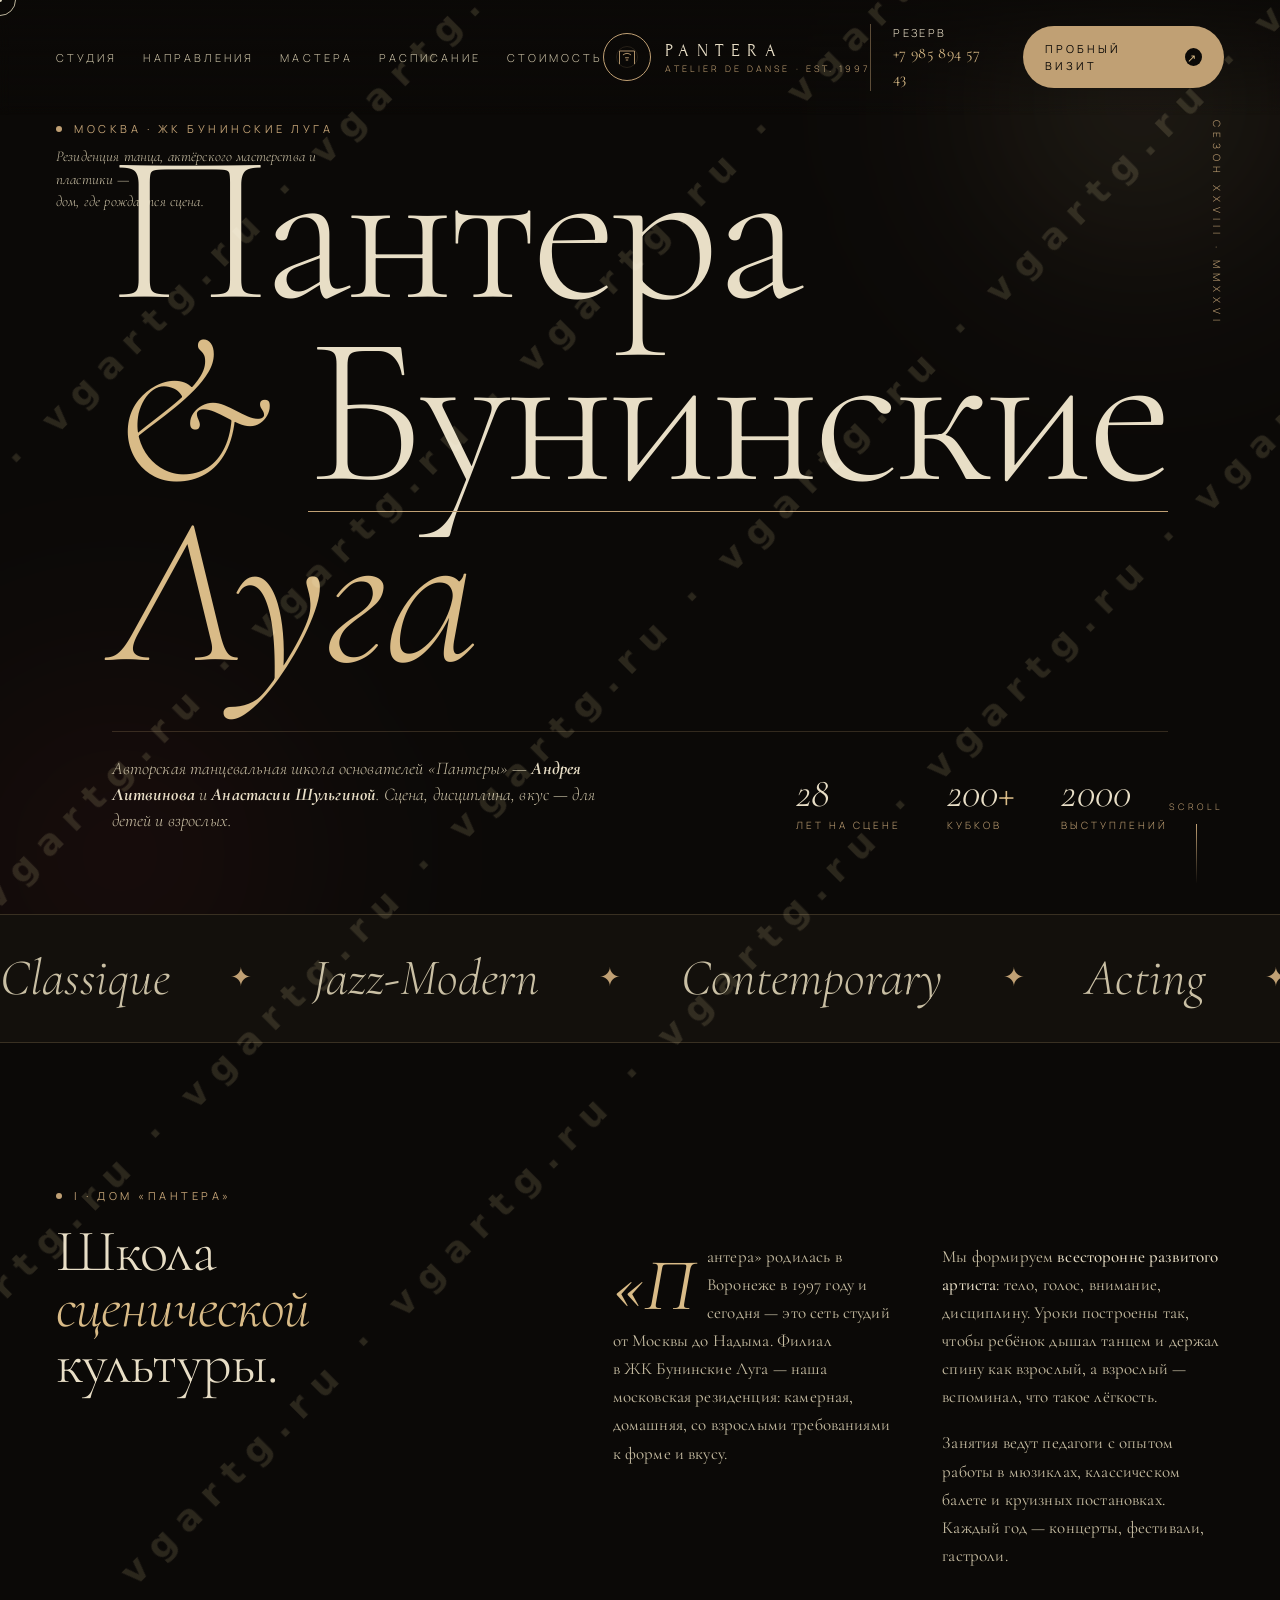
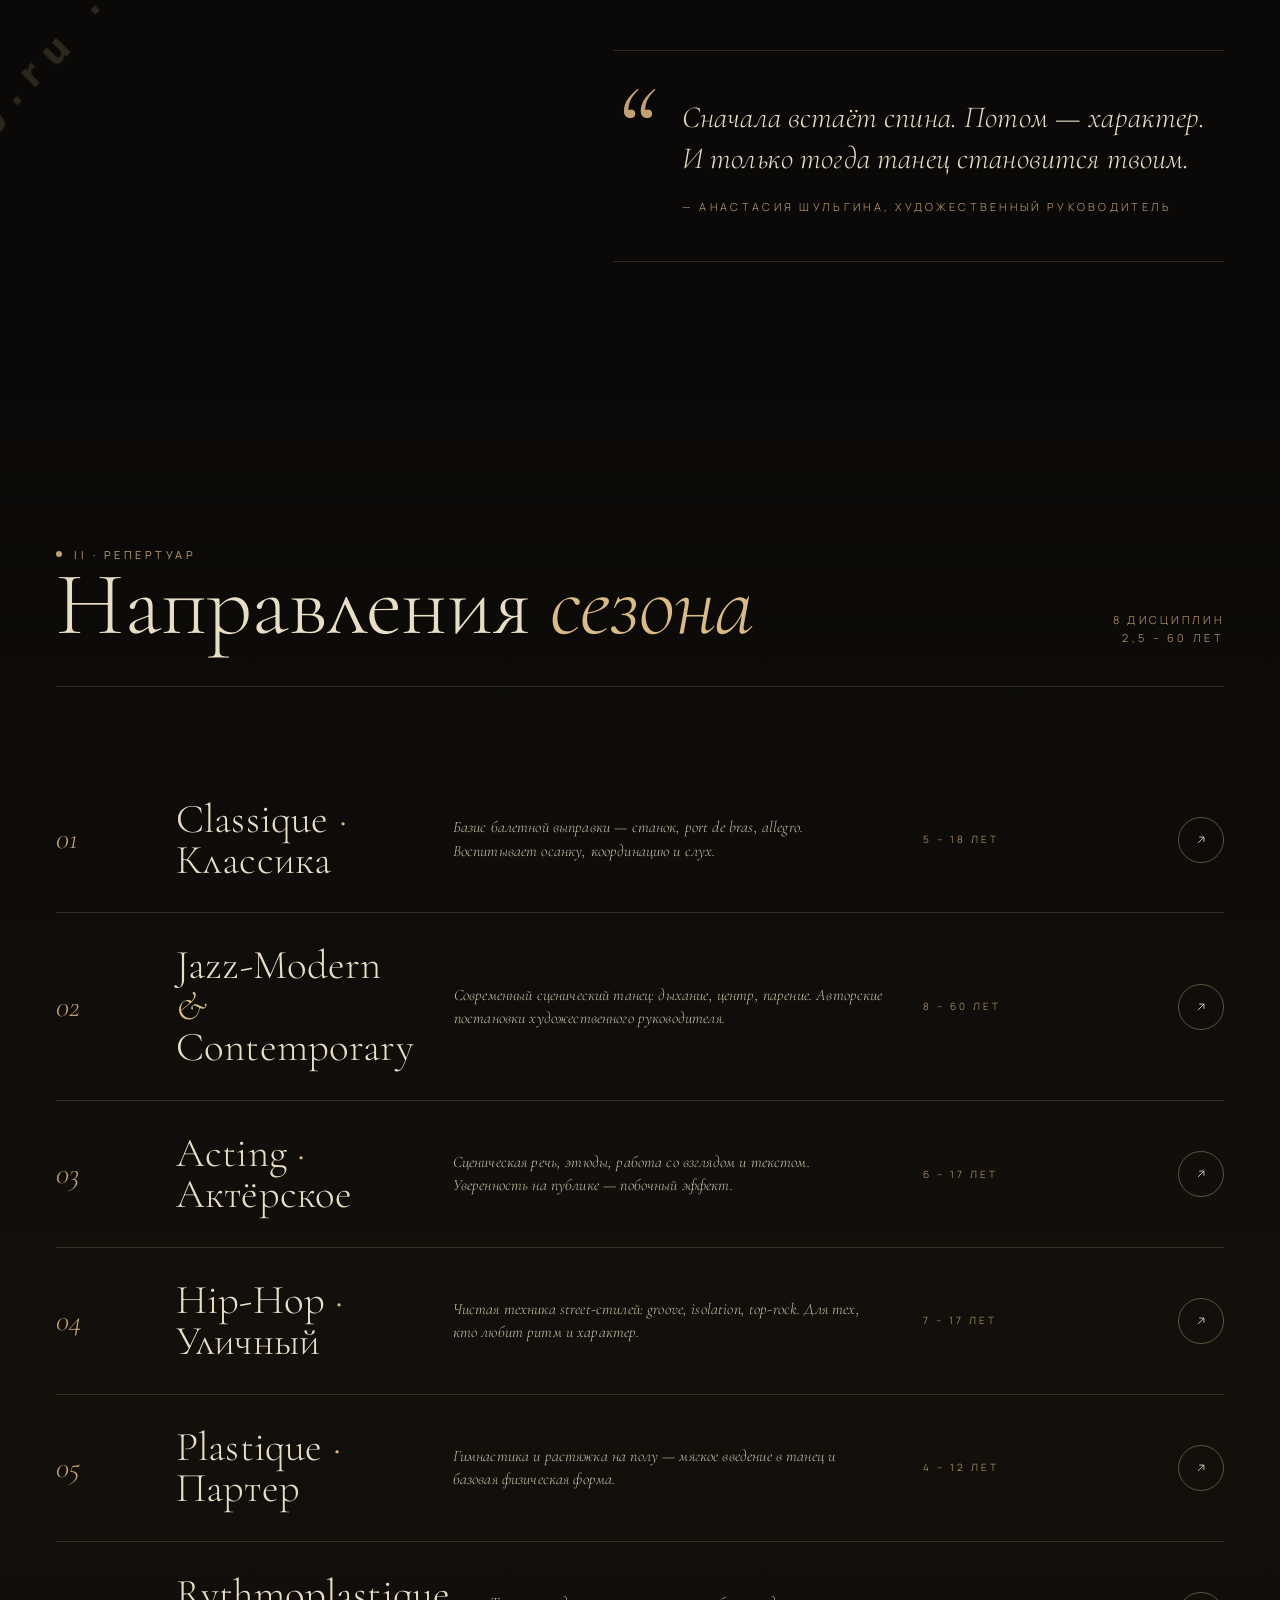
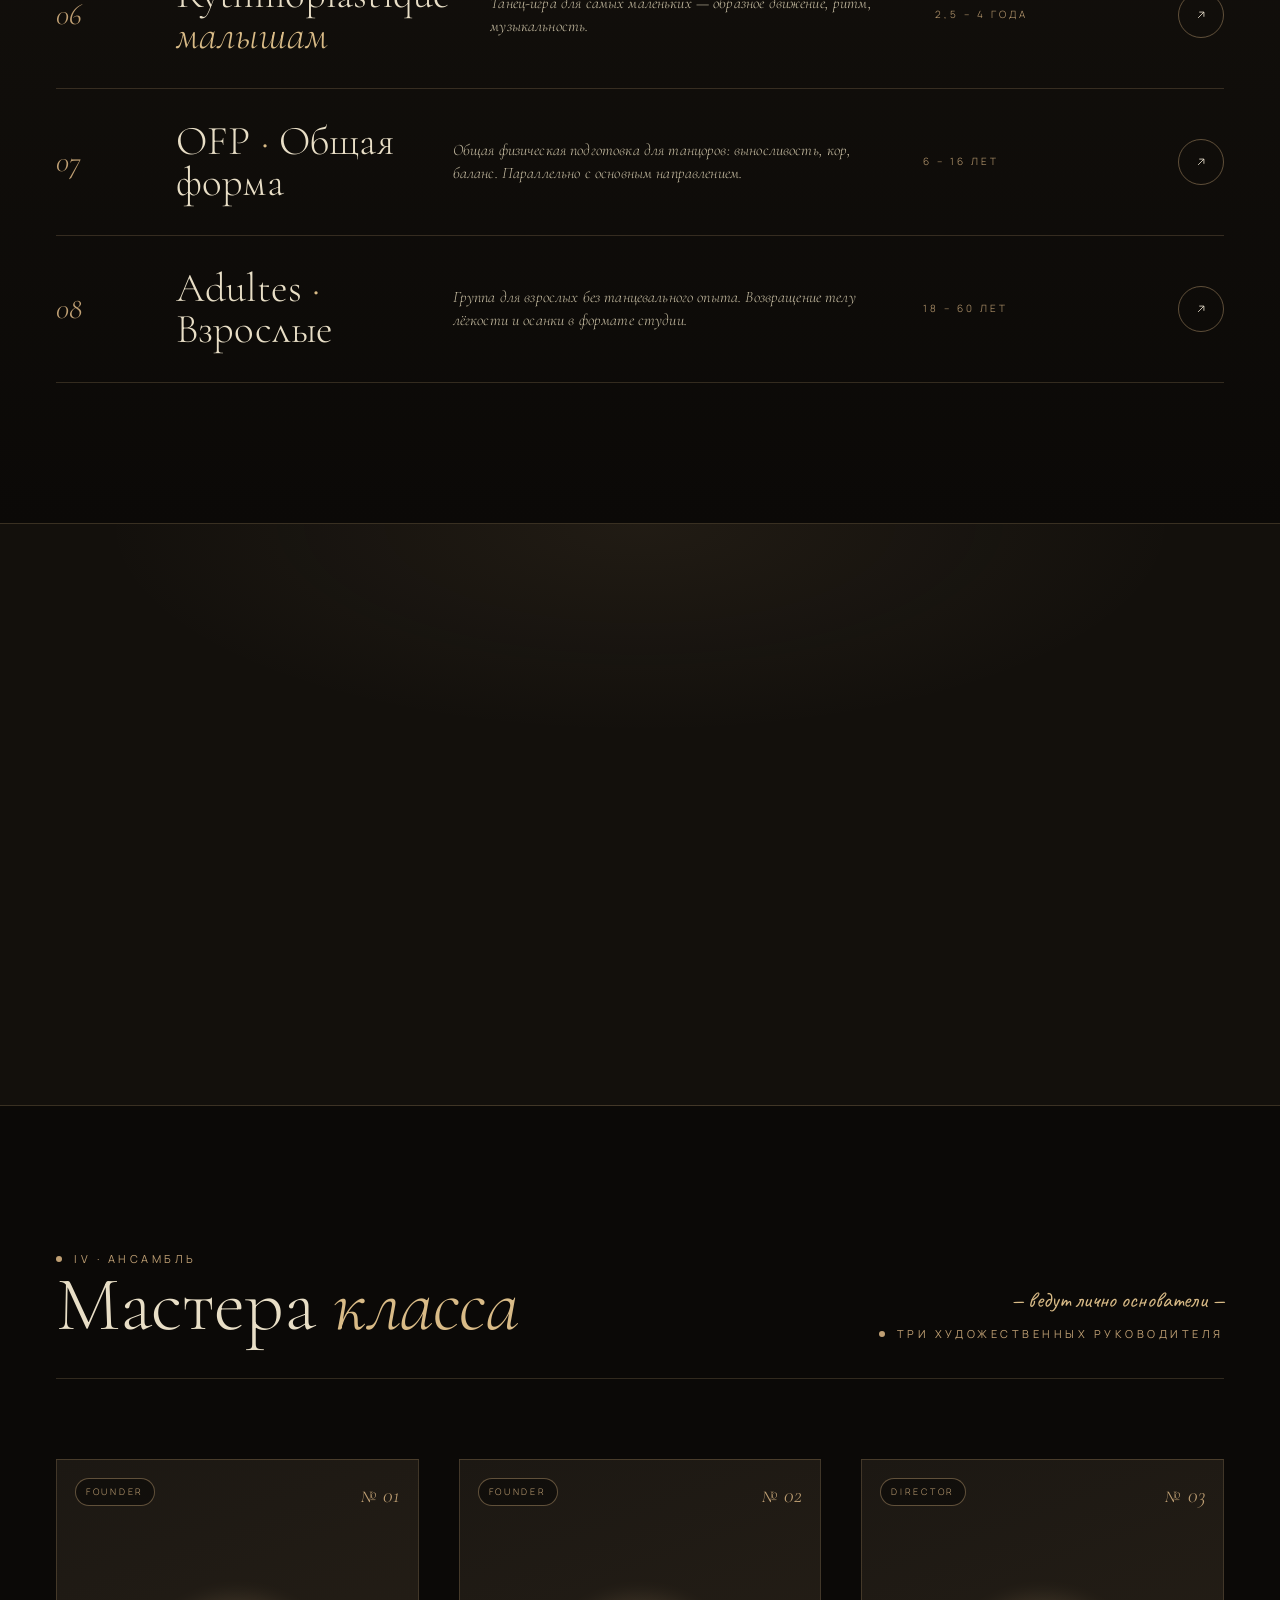
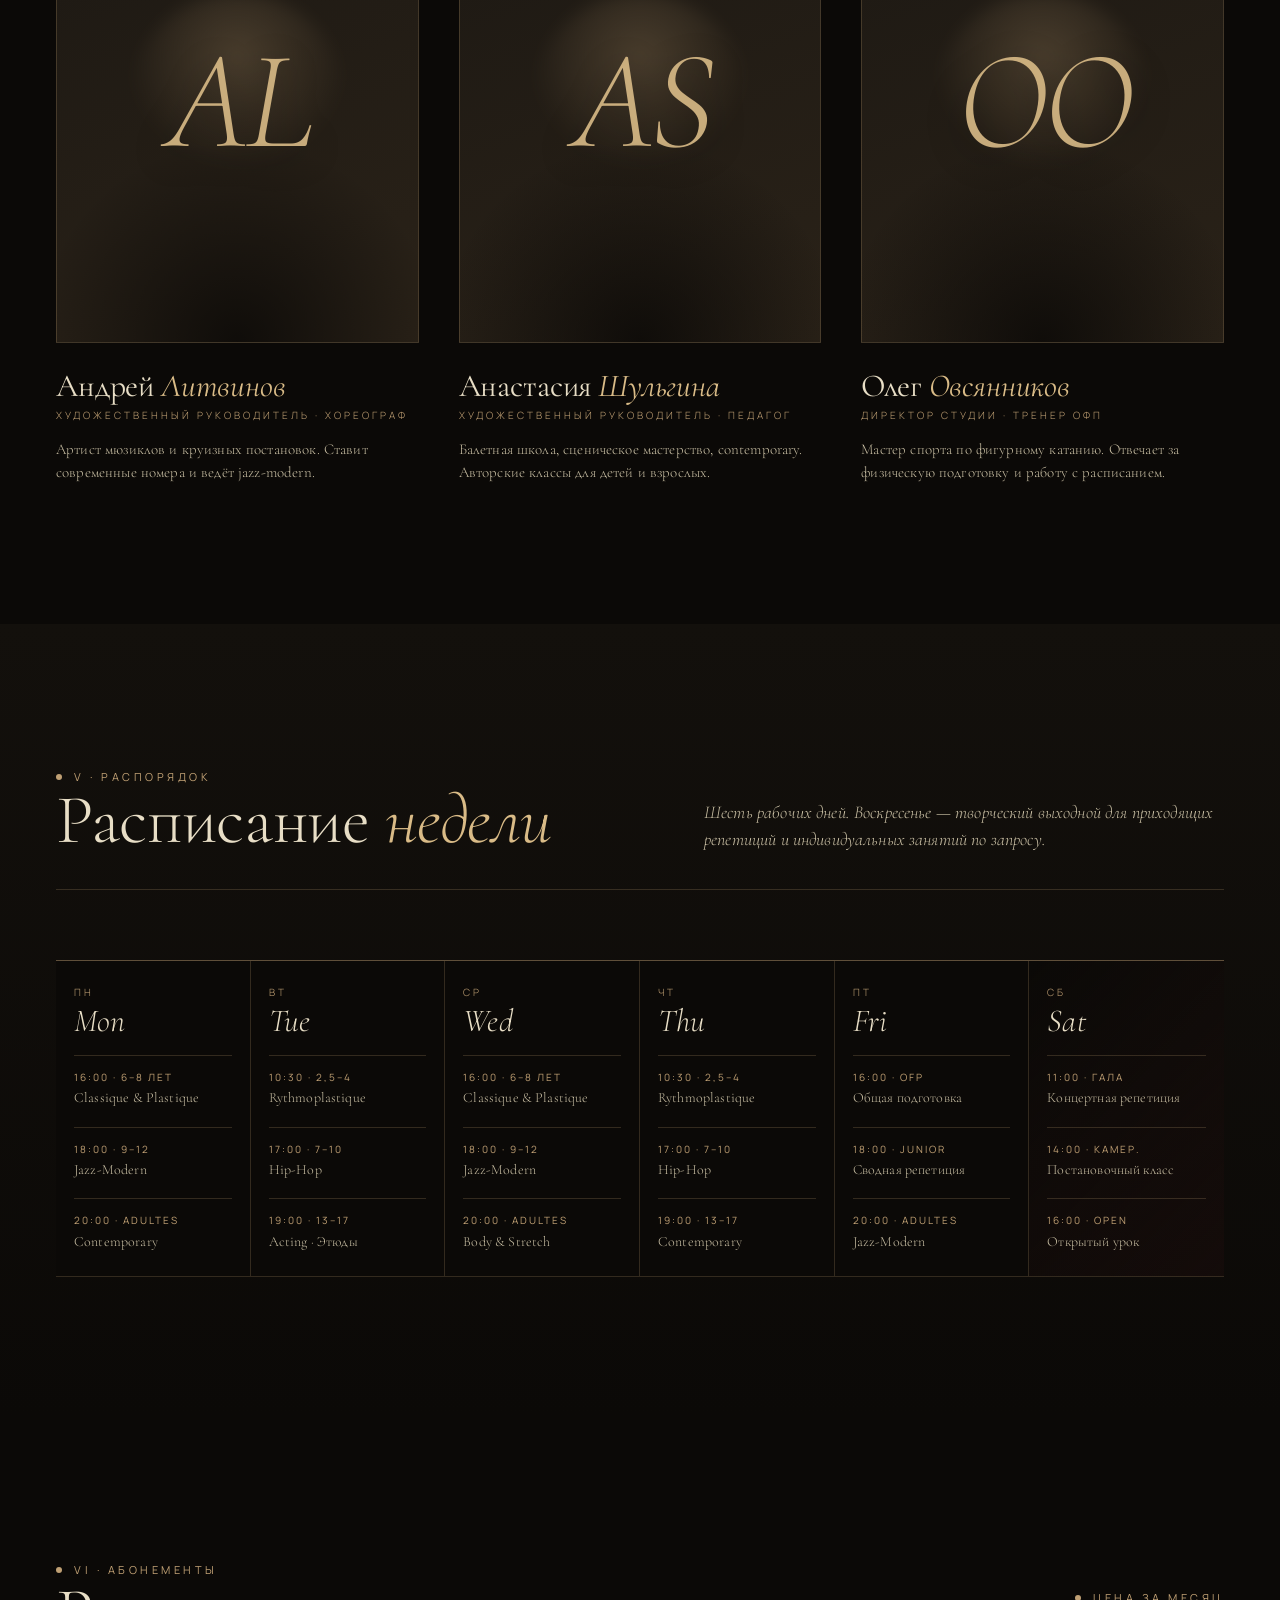
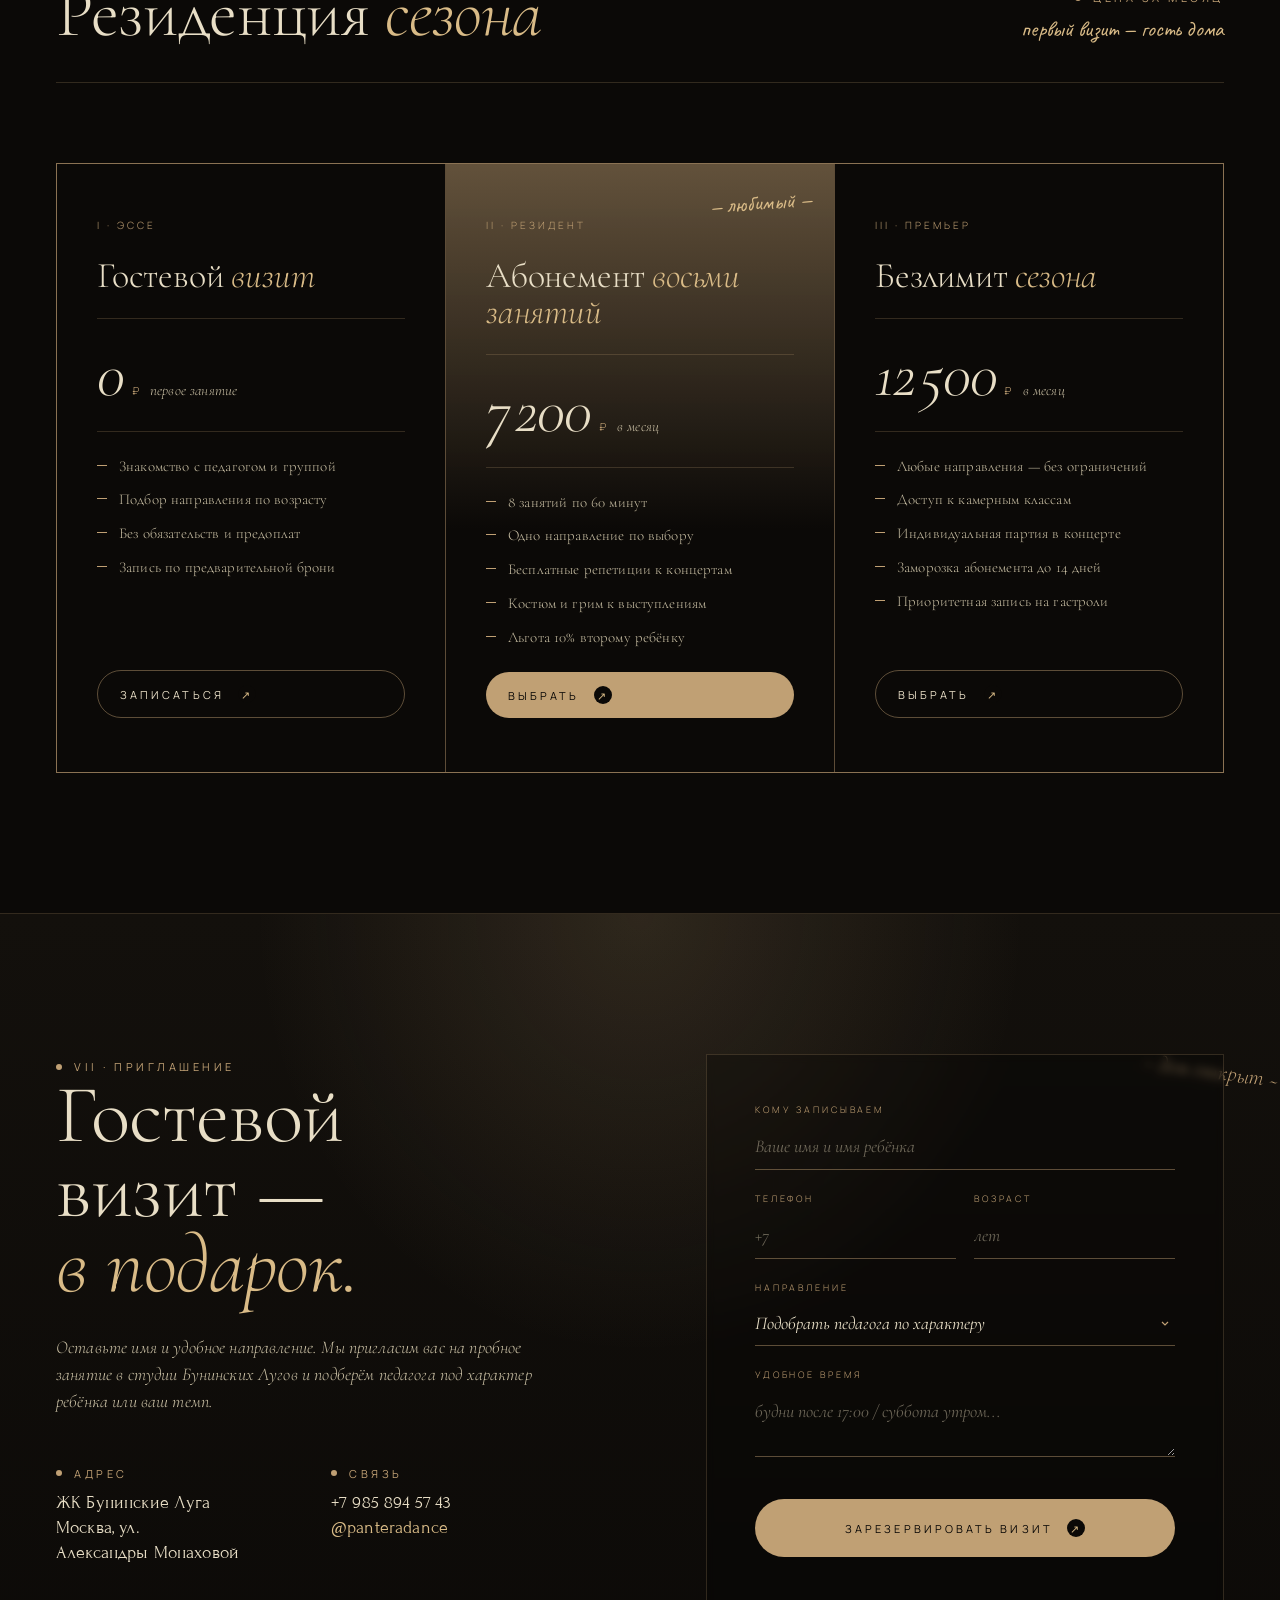
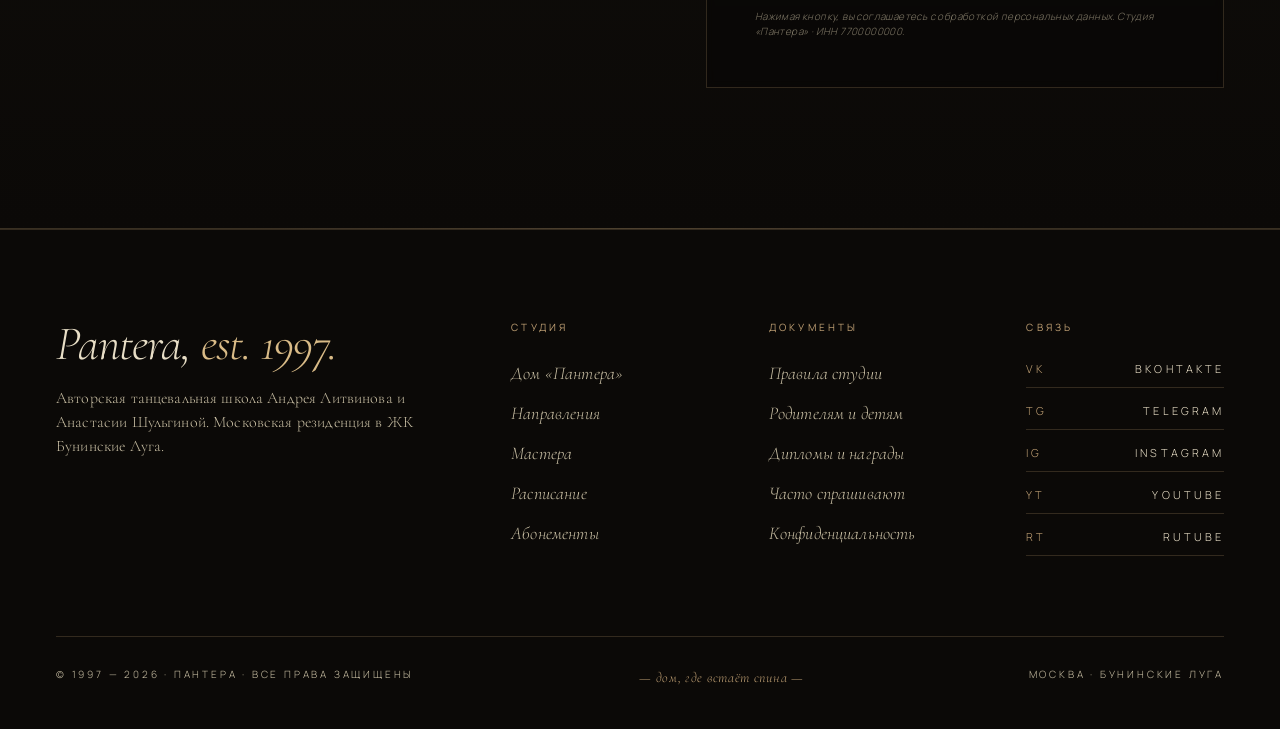
<file: index.html>
<!doctype html>
<html lang="ru">
<head>
  <meta charset="utf-8" />
  <meta name="viewport" content="width=device-width, initial-scale=1, viewport-fit=cover" />
  <title>Пантера · Atelier de Danse · Бунинские Луга</title>
  <meta name="description" content="Театрально-танцевальный дом «Пантера» в ЖК Бунинские Луга. Классика, джаз-модерн, contemporary, актёрское мастерство. С 1997 года." />

  <link rel="preconnect" href="https://fonts.googleapis.com">
  <link rel="preconnect" href="https://fonts.gstatic.com" crossorigin>
  <link href="https://fonts.googleapis.com/css2?family=Cormorant+Garamond:ital,wght@0,300;0,400;0,500;1,300;1,400;1,500&family=Forum&family=Manrope:wght@200;300;400;500;600&family=Caveat:wght@400;500&display=swap" rel="stylesheet">

  <!-- Base / atomic styles -->
  <link rel="stylesheet" href="css/base.css">
  <link rel="stylesheet" href="css/typography.css">
  <link rel="stylesheet" href="css/layout.css">
  <link rel="stylesheet" href="css/cursor.css">
  <link rel="stylesheet" href="css/overlays.css">
  <link rel="stylesheet" href="css/cta.css">
  <link rel="stylesheet" href="css/utilities.css">

  <!-- Section styles -->
  <link rel="stylesheet" href="css/nav.css">
  <link rel="stylesheet" href="css/hero.css">
  <link rel="stylesheet" href="css/marquee.css">
  <link rel="stylesheet" href="css/about.css">
  <link rel="stylesheet" href="css/directions.css">
  <link rel="stylesheet" href="css/stats.css">
  <link rel="stylesheet" href="css/ensemble.css">
  <link rel="stylesheet" href="css/schedule.css">
  <link rel="stylesheet" href="css/pricing.css">
  <link rel="stylesheet" href="css/trial.css">
  <link rel="stylesheet" href="css/footer.css">

  <!-- Demo watermark (load last so it wins the cascade) -->
  <link rel="stylesheet" href="css/watermark.css">

  <!-- Scripts -->
  <script src="js/demo-guard.js" defer></script>
  <script src="js/partials.js" defer></script>
  <script src="js/cursor.js" defer></script>
  <script src="js/nav.js" defer></script>
  <script src="js/reveal.js" defer></script>
</head>
<body>

<!-- Custom cursor -->
<div class="cursor" id="cursor"></div>
<div class="cursor-dot" id="cursorDot"></div>

<!-- Page sections (loaded from partials/ at runtime) -->
<div data-partial="nav"></div>
<div data-partial="hero"></div>
<div data-partial="marquee"></div>
<div data-partial="about"></div>
<div data-partial="directions"></div>
<div data-partial="stats"></div>
<div data-partial="masters"></div>
<div data-partial="schedule"></div>
<div data-partial="pricing"></div>
<div data-partial="trial"></div>
<div data-partial="footer"></div>

</body>
</html>
</file>
<file: css/base.css>
/* PALETTE — Obsidian, Ivory, Antique Gold */
:root{
  --obsidian:#0B0907;
  --night:#13100C;
  --smoke:#1C1813;
  --char:#2A2218;
  --ivory:#EFE6D2;
  --paper:#E8DEC6;
  --bone:#C9BFA4;
  --gold:#C0A074;
  --gold-deep:#8E7448;
  --gold-bright:#D9BB87;
  --oxblood:#4A1417;
  --rule:rgba(192,160,116,.22);
  --rule-strong:rgba(192,160,116,.45);
}

*{box-sizing:border-box;margin:0;padding:0}
html,body{background:var(--obsidian);color:var(--ivory);-webkit-font-smoothing:antialiased;text-rendering:optimizeLegibility}
html{scroll-behavior:smooth}
body{
  font-family:"Manrope",system-ui,sans-serif;
  font-weight:300;
  font-size:15px;
  line-height:1.55;
  letter-spacing:.01em;
  overflow-x:hidden;
  cursor:none;
}
@media (max-width: 820px){ body{ cursor:auto } }

img{max-width:100%;display:block}
a{color:inherit;text-decoration:none}
button{font:inherit;color:inherit;background:none;border:none;cursor:none}
</file>
<file: css/typography.css>
/* Type families and base headings */
.serif{font-family:"Cormorant Garamond",serif;font-weight:300}
.forum{font-family:"Forum",serif;font-weight:400}
.script{font-family:"Caveat",cursive}
.eyebrow{
  font-family:"Manrope",sans-serif;
  font-weight:400;
  font-size:11px;
  letter-spacing:.32em;
  text-transform:uppercase;
  color:var(--gold);
}
.eyebrow .dot{display:inline-block;width:6px;height:6px;border-radius:50%;background:var(--gold);vertical-align:middle;margin:0 12px 3px 0}

h1,h2,h3,h4{font-family:"Cormorant Garamond",serif;font-weight:300;letter-spacing:-.005em;color:var(--paper)}
</file>
<file: css/layout.css>
/* Page layout primitives and reveal animations */
.wrap{max-width:1480px;margin:0 auto;padding:0 56px}
@media (max-width: 820px){ .wrap{ padding:0 22px } }

section{position:relative;padding:140px 0}
@media (max-width: 820px){ section{ padding:88px 0 } }

.reveal{opacity:0;transform:translateY(28px);transition:opacity 1.1s cubic-bezier(.2,.7,.2,1), transform 1.1s cubic-bezier(.2,.7,.2,1)}
.reveal.is-in{opacity:1;transform:none}
.reveal[data-delay="1"]{transition-delay:.1s}
.reveal[data-delay="2"]{transition-delay:.22s}
.reveal[data-delay="3"]{transition-delay:.36s}
.reveal[data-delay="4"]{transition-delay:.5s}
.reveal[data-delay="5"]{transition-delay:.64s}

.split .ch{display:inline-block;opacity:0;transform:translateY(.7em) rotate(4deg);transition:opacity .9s cubic-bezier(.2,.7,.2,1), transform .9s cubic-bezier(.2,.7,.2,1)}
.split.is-in .ch{opacity:1;transform:none}
</file>
<file: css/cursor.css>
/* Custom cursor (desktop) */
.cursor, .cursor-dot{position:fixed;top:0;left:0;pointer-events:none;z-index:9999;mix-blend-mode:difference;transition:transform .25s cubic-bezier(.2,.6,.2,1), width .25s, height .25s, opacity .25s}
.cursor{width:32px;height:32px;border:1px solid var(--bone);border-radius:50%;transform:translate(-50%,-50%)}
.cursor-dot{width:4px;height:4px;background:var(--paper);border-radius:50%;transform:translate(-50%,-50%)}
.cursor.is-hover{width:64px;height:64px;border-color:var(--gold-bright)}
@media (max-width: 820px){ .cursor,.cursor-dot{ display:none } }
</file>
<file: css/overlays.css>
/* Theatrical noise & vignette overlays */
body::before{
  content:"";position:fixed;inset:0;pointer-events:none;z-index:50;
  background:
    radial-gradient(120% 80% at 50% 0%, transparent 55%, rgba(0,0,0,.55) 100%),
    radial-gradient(120% 80% at 50% 100%, transparent 55%, rgba(0,0,0,.45) 100%);
}
body::after{
  content:"";position:fixed;inset:-50%;pointer-events:none;z-index:51;opacity:.06;
  background-image:url("data:image/svg+xml;utf8,<svg xmlns='http://www.w3.org/2000/svg' width='220' height='220'><filter id='n'><feTurbulence type='fractalNoise' baseFrequency='0.9' numOctaves='2' stitchTiles='stitch'/><feColorMatrix values='0 0 0 0 1  0 0 0 0 1  0 0 0 0 1  0 0 0 0.5 0'/></filter><rect width='100%' height='100%' filter='url(%23n)'/></svg>");
  mix-blend-mode:overlay;
}

/* Light leaks */
.leak{position:absolute;border-radius:50%;filter:blur(80px);pointer-events:none;opacity:.35;mix-blend-mode:screen}
.leak.l1{width:520px;height:520px;background:radial-gradient(circle, rgba(192,160,116,.45), transparent 60%);top:-160px;right:-120px}
.leak.l2{width:640px;height:640px;background:radial-gradient(circle, rgba(74,20,23,.55), transparent 60%);bottom:-260px;left:-200px;opacity:.4}
</file>
<file: css/cta.css>
/* Call-to-action pills (used in nav, hero, pricing, trial) */
.cta{
  position:relative;display:inline-flex;align-items:center;gap:14px;
  padding:14px 22px;
  font-family:"Manrope",sans-serif;font-weight:400;font-size:11px;letter-spacing:.28em;text-transform:uppercase;
  color:var(--obsidian);
  background:var(--gold);
  border-radius:999px;
  overflow:hidden;
  transition:color .4s, background .4s;
}
.cta::before{content:"";position:absolute;inset:0;background:var(--paper);transform:translateY(101%);transition:transform .55s cubic-bezier(.2,.7,.2,1);z-index:0}
.cta > *{position:relative;z-index:1}
.cta:hover::before{transform:translateY(0)}
.cta .arrow{display:inline-grid;place-items:center;width:18px;height:18px;border-radius:50%;background:var(--obsidian);color:var(--gold-bright);font-size:11px}
.cta.ghost{background:transparent;color:var(--paper);border:1px solid var(--rule-strong)}
.cta.ghost::before{background:var(--gold)}
.cta.ghost:hover{color:var(--obsidian)}
</file>
<file: css/utilities.css>
.rule{height:1px;background:var(--rule);margin:0}
.gold{color:var(--gold-bright)}
.line-vert{width:1px;height:60px;background:var(--gold);margin:30px auto}

::selection{background:var(--gold);color:var(--obsidian)}

/* Scroll-tied parallax helper class via JS */
.parallax{will-change:transform}
</file>
<file: css/nav.css>
.nav{
  position:fixed;top:0;left:0;right:0;z-index:90;
  display:grid;grid-template-columns:1fr auto 1fr;align-items:center;
  padding:24px 56px;
  background:linear-gradient(to bottom, rgba(11,9,7,.85), rgba(11,9,7,0));
  backdrop-filter:blur(6px);
  -webkit-backdrop-filter:blur(6px);
  transition:padding .4s ease, background .4s ease;
}
.nav.scrolled{padding:14px 56px;background:rgba(11,9,7,.88);border-bottom:1px solid var(--rule)}
@media (max-width:820px){ .nav{ padding:18px 22px; grid-template-columns:auto 1fr auto } .nav.scrolled{ padding:12px 22px } }

.nav-left{display:flex;align-items:center;gap:34px}
.nav-right{display:flex;align-items:center;justify-content:flex-end;gap:30px}
.nav-links{display:flex;gap:26px}
.nav-links a{font-family:"Manrope",sans-serif;font-weight:300;font-size:11px;letter-spacing:.28em;text-transform:uppercase;color:var(--bone);position:relative;padding:6px 0}
.nav-links a::after{content:"";position:absolute;left:0;right:100%;bottom:0;height:1px;background:var(--gold);transition:right .4s cubic-bezier(.2,.7,.2,1)}
.nav-links a:hover{color:var(--paper)}
.nav-links a:hover::after{right:0}
@media (max-width: 1100px){ .nav-links{ display:none } }

/* Brand monogram */
.brand{display:flex;align-items:center;gap:14px;justify-content:center}
.monogram{width:48px;height:48px;display:grid;place-items:center;border:1px solid var(--gold);border-radius:50%;position:relative}
.monogram svg{width:24px;height:24px}
.brand .name{display:flex;flex-direction:column;line-height:1.1}
.brand .name .a{font-family:"Forum",serif;font-size:18px;letter-spacing:.42em;color:var(--paper);text-transform:uppercase}
.brand .name .b{font-family:"Manrope",sans-serif;font-size:9px;letter-spacing:.34em;color:var(--gold);text-transform:uppercase;margin-top:3px}

.nav-tel{font-family:"Manrope",sans-serif;font-size:11px;letter-spacing:.22em;text-transform:uppercase;color:var(--paper);border-left:1px solid var(--rule-strong);padding-left:22px}
.nav-tel b{font-family:"Cormorant Garamond",serif;font-weight:400;font-size:16px;letter-spacing:.02em;display:block;color:var(--gold-bright)}
@media (max-width: 820px){ .nav-tel{ display:none } }
</file>
<file: css/hero.css>
.hero{min-height:100vh;display:grid;align-items:end;padding-bottom:80px;padding-top:140px;position:relative;overflow:hidden}
.hero-top{
  position:absolute;top:120px;left:56px;right:56px;display:flex;justify-content:space-between;gap:24px;align-items:flex-start;
}
.hero-meta{display:flex;flex-direction:column;gap:8px;max-width:280px}
.hero-meta .v{font-family:"Cormorant Garamond",serif;font-style:italic;font-size:15px;color:var(--bone);line-height:1.5}
.hero-edition{writing-mode:vertical-rl;transform:rotate(180deg);font-family:"Manrope",sans-serif;font-size:10px;letter-spacing:.5em;text-transform:uppercase;color:var(--gold);align-self:flex-start}
@media (max-width: 820px){ .hero-top{ position:static; padding:0 22px; flex-direction:column; gap:14px; margin-bottom:30px } .hero-edition{ writing-mode:horizontal-tb; transform:none } .hero{ padding-top:90px } }

.hero-title{
  font-family:"Cormorant Garamond",serif;font-weight:300;
  font-size:clamp(64px, 16.5vw, 280px);
  line-height:.86;
  letter-spacing:-.025em;
  color:var(--paper);
  position:relative;
}
.hero-title .line{display:block;position:relative}
.hero-title .it{font-style:italic;color:var(--gold-bright)}
.hero-title .amp{font-style:italic;color:var(--gold);font-size:.7em;display:inline-block;transform:translateY(.06em)}
.hero-title .underline{position:relative;display:inline-block}
.hero-title .underline::after{
  content:"";position:absolute;left:0;right:0;bottom:-.04em;height:1px;background:var(--gold);
  transform:scaleX(0);transform-origin:left;animation:underline 1.6s 1.2s cubic-bezier(.2,.7,.2,1) forwards;
}
@keyframes underline{to{transform:scaleX(1)}}

.hero-sub{
  display:flex;flex-wrap:wrap;justify-content:space-between;align-items:flex-end;gap:40px;
  margin-top:46px;border-top:1px solid var(--rule);padding-top:24px;
}
.hero-sub p{font-family:"Cormorant Garamond",serif;font-style:italic;font-size:clamp(17px, 1.4vw, 21px);color:var(--bone);max-width:520px;line-height:1.45}
.hero-stats{display:flex;gap:46px;align-items:flex-start}
.hero-stat{display:flex;flex-direction:column;gap:4px;align-items:flex-start}
.hero-stat .n{font-family:"Cormorant Garamond",serif;font-style:italic;font-weight:300;font-size:42px;color:var(--paper);line-height:1}
.hero-stat .l{font-family:"Manrope",sans-serif;font-size:10px;letter-spacing:.3em;text-transform:uppercase;color:var(--gold)}

/* Scroll indicator */
.scroll-ind{position:absolute;bottom:30px;right:56px;display:flex;flex-direction:column;align-items:center;gap:10px;color:var(--gold);font-family:"Manrope",sans-serif;font-size:9px;letter-spacing:.4em;text-transform:uppercase}
.scroll-ind .l{width:1px;height:60px;background:linear-gradient(to bottom, var(--gold) 0%, transparent 100%);position:relative;overflow:hidden}
.scroll-ind .l::before{content:"";position:absolute;top:-30%;left:0;width:1px;height:30%;background:var(--paper);animation:scrollline 2.2s infinite}
@keyframes scrollline{0%{top:-30%}100%{top:120%}}
@media (max-width: 820px){ .scroll-ind{ display:none } }
</file>
<file: css/marquee.css>
.marquee{
  padding:24px 0;border-top:1px solid var(--rule);border-bottom:1px solid var(--rule);
  overflow:hidden;display:flex;gap:60px;
  background:var(--night);
}
.marquee-track{display:flex;gap:60px;animation:scroll 38s linear infinite;flex-shrink:0;padding-right:60px}
.marquee span{font-family:"Cormorant Garamond",serif;font-style:italic;font-size:clamp(28px, 4vw, 56px);color:var(--bone);white-space:nowrap}
.marquee span::after{content:"✦";display:inline-block;margin-left:60px;color:var(--gold);font-style:normal;font-size:.5em;transform:translateY(-.3em)}
@keyframes scroll{to{transform:translateX(-50%)}}
</file>
<file: css/about.css>
.about{display:grid;grid-template-columns:1fr 1.4fr;gap:120px;align-items:start}
@media (max-width: 1100px){ .about{ grid-template-columns:1fr; gap:50px } }
.about-label{position:sticky;top:140px}
.about h2{
  font-size:clamp(34px, 4.6vw, 76px);line-height:.95;letter-spacing:-.015em;
  margin-top:18px;color:var(--paper);
}
.about h2 .it{font-style:italic;color:var(--gold-bright)}
.about-cols{display:grid;grid-template-columns:1fr 1fr;gap:48px;margin-top:60px}
.about-cols p{font-family:"Cormorant Garamond",serif;font-weight:400;font-size:17px;line-height:1.65;color:var(--bone)}
.about-cols p strong{color:var(--paper);font-weight:500}
.about-cols p + p{margin-top:18px}
.dropcap::first-letter{
  font-family:"Cormorant Garamond",serif;font-style:italic;font-size:74px;line-height:.85;
  color:var(--gold-bright);float:left;margin:8px 12px -4px 0;padding-top:4px;
}
@media (max-width: 820px){ .about-cols{ grid-template-columns:1fr; gap:24px } }

.about-quote{
  margin-top:80px;padding:46px 0;border-top:1px solid var(--rule);border-bottom:1px solid var(--rule);
  display:grid;grid-template-columns:auto 1fr;gap:30px;align-items:center;
}
.quote-mark{font-family:"Cormorant Garamond",serif;font-style:italic;font-size:120px;line-height:.5;color:var(--gold);align-self:start}
.about-quote p{font-family:"Cormorant Garamond",serif;font-style:italic;font-weight:300;font-size:clamp(22px, 2.4vw, 34px);line-height:1.35;color:var(--paper)}
.about-quote cite{display:block;margin-top:18px;font-style:normal;font-family:"Manrope",sans-serif;font-size:11px;letter-spacing:.3em;text-transform:uppercase;color:var(--gold)}
</file>
<file: css/directions.css>
.dir{background:linear-gradient(to bottom, var(--obsidian) 0%, var(--night) 60%, var(--obsidian) 100%)}
.dir-head{display:grid;grid-template-columns:1fr auto;gap:30px;align-items:end;margin-bottom:80px;border-bottom:1px solid var(--rule);padding-bottom:40px}
.dir-head h2{font-size:clamp(48px, 7vw, 120px);line-height:.9;color:var(--paper)}
.dir-head h2 .it{font-style:italic;color:var(--gold-bright)}
.dir-head .meta{font-family:"Manrope",sans-serif;font-size:11px;letter-spacing:.3em;text-transform:uppercase;color:var(--gold);text-align:right}
@media (max-width: 820px){ .dir-head{ grid-template-columns:1fr } .dir-head .meta{ text-align:left } }

.dir-list{display:flex;flex-direction:column;gap:0}
.dir-item{
  display:grid;grid-template-columns:80px 1.1fr 2fr 1fr auto;gap:40px;align-items:center;
  padding:32px 0;border-bottom:1px solid var(--rule);
  position:relative;transition:padding .5s cubic-bezier(.2,.7,.2,1);
}
.dir-item::before{
  content:"";position:absolute;left:0;right:0;top:0;bottom:0;
  background:linear-gradient(90deg, rgba(192,160,116,.04), rgba(192,160,116,0) 50%);
  opacity:0;transition:opacity .55s;
  pointer-events:none;
}
.dir-item:hover{padding-left:24px}
.dir-item:hover::before{opacity:1}
.dir-num{font-family:"Cormorant Garamond",serif;font-style:italic;font-size:30px;color:var(--gold)}
.dir-name{font-family:"Cormorant Garamond",serif;font-size:clamp(28px, 3.2vw, 48px);font-weight:300;color:var(--paper);line-height:1}
.dir-name .it{font-style:italic;color:var(--gold-bright)}
.dir-desc{font-family:"Cormorant Garamond",serif;font-style:italic;color:var(--bone);font-size:16px;line-height:1.45}
.dir-age{font-family:"Manrope",sans-serif;font-size:10px;letter-spacing:.3em;text-transform:uppercase;color:var(--gold)}
.dir-arrow{width:46px;height:46px;border:1px solid var(--rule-strong);border-radius:50%;display:grid;place-items:center;transition:background .4s, color .4s, border-color .4s}
.dir-item:hover .dir-arrow{background:var(--gold);color:var(--obsidian);border-color:var(--gold)}
.dir-arrow svg{width:14px;height:14px;transition:transform .4s}
.dir-item:hover .dir-arrow svg{transform:translate(2px,-2px)}
@media (max-width: 1100px){ .dir-item{ grid-template-columns:50px 1fr auto; gap:20px } .dir-desc, .dir-age{ display:none } }
</file>
<file: css/stats.css>
.stats{
  background:
    radial-gradient(70% 60% at 50% 0%, rgba(192,160,116,.08), transparent 60%),
    var(--night);
  border-top:1px solid var(--rule);border-bottom:1px solid var(--rule);
}
.stats-inner{display:grid;grid-template-columns:1.2fr 2fr;gap:80px;align-items:center}
.stats-inner h2{font-size:clamp(36px, 4.8vw, 78px);line-height:.95;color:var(--paper)}
.stats-inner h2 .it{font-style:italic;color:var(--gold-bright)}
.stats-grid{display:grid;grid-template-columns:repeat(3,1fr);gap:20px}
.stat{padding:46px 30px;border:1px solid var(--rule);background:rgba(192,160,116,.025);position:relative;overflow:hidden}
.stat::before{content:"";position:absolute;top:0;left:0;width:30px;height:1px;background:var(--gold)}
.stat::after{content:"";position:absolute;top:0;left:0;width:1px;height:30px;background:var(--gold)}
.stat .n{font-family:"Cormorant Garamond",serif;font-style:italic;font-weight:300;font-size:clamp(54px, 6vw, 92px);line-height:1;color:var(--paper);letter-spacing:-.02em}
.stat .plus{color:var(--gold);margin-left:4px}
.stat .l{margin-top:14px;font-family:"Manrope",sans-serif;font-size:10px;letter-spacing:.3em;text-transform:uppercase;color:var(--gold)}
.stat .d{margin-top:14px;font-family:"Cormorant Garamond",serif;font-style:italic;color:var(--bone);font-size:14px;line-height:1.5}
@media (max-width: 1100px){ .stats-inner{ grid-template-columns:1fr } .stats-grid{ grid-template-columns:1fr } }
</file>
<file: css/ensemble.css>
.ens-head{display:flex;justify-content:space-between;align-items:flex-end;gap:30px;margin-bottom:80px;border-bottom:1px solid var(--rule);padding-bottom:36px}
.ens-head h2{font-size:clamp(48px, 6vw, 96px);line-height:.95;color:var(--paper)}
.ens-head h2 .it{font-style:italic;color:var(--gold-bright)}
.ens-head .right{text-align:right}
.ens-head .script{color:var(--gold-bright);font-size:22px}

.ens-grid{display:grid;grid-template-columns:repeat(3,1fr);gap:40px}
.master{position:relative}
.master .frame{
  aspect-ratio:3/4;border:1px solid var(--rule);background:linear-gradient(160deg, var(--smoke), var(--char));
  display:grid;place-items:center;overflow:hidden;position:relative;
  transition:border-color .55s;
}
.master:hover .frame{border-color:var(--gold)}
.master .frame::after{
  content:"";position:absolute;inset:0;
  background:radial-gradient(80% 60% at 50% 100%, rgba(11,9,7,.85), transparent 70%);
}
.master .silhouette{width:60%;aspect-ratio:1;border-radius:50%;background:radial-gradient(circle at 50% 30%, var(--gold) 0%, transparent 60%);opacity:.25;filter:blur(8px)}
.master .initials{
  position:absolute;inset:0;display:grid;place-items:center;
  font-family:"Cormorant Garamond",serif;font-style:italic;font-weight:300;font-size:140px;color:var(--gold-bright);opacity:.9;letter-spacing:-.04em;
  text-shadow:0 8px 40px rgba(0,0,0,.5);
}
.master .badge{position:absolute;top:18px;left:18px;font-family:"Manrope",sans-serif;font-size:9px;letter-spacing:.3em;text-transform:uppercase;color:var(--gold);border:1px solid var(--rule-strong);padding:6px 10px;border-radius:999px;background:rgba(11,9,7,.6)}
.master .num{position:absolute;top:18px;right:18px;font-family:"Cormorant Garamond",serif;font-style:italic;font-size:22px;color:var(--gold)}
.master h3{font-family:"Cormorant Garamond",serif;font-weight:400;font-size:32px;line-height:1.05;margin-top:26px;color:var(--paper)}
.master h3 .it{font-style:italic;color:var(--gold-bright)}
.master .role{margin-top:6px;font-family:"Manrope",sans-serif;font-size:10px;letter-spacing:.3em;text-transform:uppercase;color:var(--gold)}
.master p{margin-top:14px;font-family:"Cormorant Garamond",serif;font-size:15px;line-height:1.55;color:var(--bone)}
@media (max-width: 1100px){ .ens-grid{ grid-template-columns:1fr 1fr } }
@media (max-width: 720px){ .ens-grid{ grid-template-columns:1fr } }
</file>
<file: css/schedule.css>
.sch{background:linear-gradient(to bottom, var(--night), var(--obsidian))}
.sch-head{display:grid;grid-template-columns:1fr 1fr;gap:60px;align-items:end;margin-bottom:70px;border-bottom:1px solid var(--rule);padding-bottom:36px}
.sch-head h2{font-size:clamp(40px, 5.4vw, 86px);line-height:.95;color:var(--paper)}
.sch-head h2 .it{font-style:italic;color:var(--gold-bright)}
.sch-head .intro{font-family:"Cormorant Garamond",serif;font-style:italic;font-size:18px;color:var(--bone);max-width:520px;justify-self:end;line-height:1.5}
@media (max-width: 820px){ .sch-head{ grid-template-columns:1fr } .sch-head .intro{ justify-self:start } }

.sch-table{display:grid;grid-template-columns:repeat(6,1fr);border-top:1px solid var(--rule-strong)}
.sch-day{padding:24px 18px;border-right:1px solid var(--rule);border-bottom:1px solid var(--rule);min-height:300px;background:var(--obsidian);position:relative}
.sch-day:last-child{border-right:none}
.sch-day .dow{font-family:"Manrope",sans-serif;font-size:10px;letter-spacing:.3em;text-transform:uppercase;color:var(--gold)}
.sch-day .date{font-family:"Cormorant Garamond",serif;font-style:italic;font-size:32px;color:var(--paper);margin-top:4px;line-height:1}
.sch-day .slot{margin-top:18px;padding-top:14px;border-top:1px solid var(--rule);font-family:"Cormorant Garamond",serif;font-size:14px;color:var(--bone);line-height:1.45}
.sch-day .slot:hover{color:var(--paper)}
.sch-day .slot .t{display:block;font-family:"Manrope",sans-serif;font-weight:400;font-size:10px;letter-spacing:.2em;color:var(--gold);text-transform:uppercase;margin-bottom:4px}
.sch-day.sat{background:linear-gradient(135deg, var(--obsidian), rgba(74,20,23,.12))}
@media (max-width: 1100px){ .sch-table{ grid-template-columns:repeat(2,1fr) } .sch-day{ min-height:auto } }
</file>
<file: css/pricing.css>
.price-head{display:flex;justify-content:space-between;align-items:flex-end;gap:30px;margin-bottom:80px;border-bottom:1px solid var(--rule);padding-bottom:36px}
.price-head h2{font-size:clamp(40px, 5.4vw, 86px);line-height:.95;color:var(--paper)}
.price-head h2 .it{font-style:italic;color:var(--gold-bright)}

.price-grid{display:grid;grid-template-columns:repeat(3,1fr);gap:1px;background:var(--rule-strong);border:1px solid var(--rule-strong)}
.price-card{background:var(--obsidian);padding:54px 40px;display:flex;flex-direction:column;gap:24px;position:relative;transition:background .5s}
.price-card:hover{background:var(--night)}
.price-card.feature{background:linear-gradient(180deg, rgba(192,160,116,.06), var(--obsidian) 60%)}
.price-card .tag{font-family:"Manrope",sans-serif;font-size:10px;letter-spacing:.3em;text-transform:uppercase;color:var(--gold)}
.price-card h3{font-family:"Cormorant Garamond",serif;font-weight:300;font-size:36px;color:var(--paper);line-height:1}
.price-card h3 .it{font-style:italic;color:var(--gold-bright)}
.price-card .amt{display:flex;align-items:baseline;gap:8px;border-top:1px solid var(--rule);border-bottom:1px solid var(--rule);padding:24px 0}
.price-card .amt .n{font-family:"Cormorant Garamond",serif;font-style:italic;font-weight:300;font-size:64px;color:var(--paper);line-height:1;letter-spacing:-.02em}
.price-card .amt .c{font-family:"Manrope",sans-serif;font-size:11px;letter-spacing:.3em;text-transform:uppercase;color:var(--gold)}
.price-card .amt .per{font-family:"Cormorant Garamond",serif;font-style:italic;color:var(--bone);font-size:15px}
.price-card ul{list-style:none;display:flex;flex-direction:column;gap:12px}
.price-card li{font-family:"Cormorant Garamond",serif;font-size:15px;color:var(--bone);padding-left:22px;position:relative;line-height:1.45}
.price-card li::before{content:"";position:absolute;left:0;top:.6em;width:10px;height:1px;background:var(--gold)}
.price-card .ribbon{position:absolute;top:22px;right:22px;font-family:"Caveat",cursive;color:var(--gold-bright);font-size:22px;transform:rotate(-4deg)}
@media (max-width: 1100px){ .price-grid{ grid-template-columns:1fr } }
</file>
<file: css/trial.css>
.trial{
  position:relative;overflow:hidden;
  background:
    radial-gradient(50% 80% at 50% 0%, rgba(192,160,116,.16), transparent 60%),
    linear-gradient(180deg, var(--night), var(--obsidian));
  border-top:1px solid var(--rule);border-bottom:1px solid var(--rule);
}
.trial-inner{display:grid;grid-template-columns:1.1fr 1fr;gap:80px;align-items:start;position:relative}
.trial h2{font-size:clamp(48px, 6.4vw, 110px);line-height:.92;color:var(--paper)}
.trial h2 .it{font-style:italic;color:var(--gold-bright);display:block}
.trial p{font-family:"Cormorant Garamond",serif;font-style:italic;font-size:18px;color:var(--bone);margin-top:30px;line-height:1.5;max-width:480px}
.trial .corner{position:absolute;font-family:"Cormorant Garamond",serif;font-style:italic;color:var(--gold);font-size:22px}
.trial .corner.tr{top:0;right:0;transform:rotate(8deg)}

form.book{
  background:rgba(0,0,0,.25);border:1px solid var(--rule);padding:48px;display:flex;flex-direction:column;gap:22px;
  backdrop-filter:blur(4px);
}
form.book .row{display:grid;grid-template-columns:1fr 1fr;gap:18px}
form.book label{font-family:"Manrope",sans-serif;font-size:9px;letter-spacing:.32em;text-transform:uppercase;color:var(--gold);display:block;margin-bottom:8px}
form.book input, form.book select, form.book textarea{
  width:100%;background:transparent;border:none;border-bottom:1px solid var(--rule-strong);
  padding:10px 0 12px;color:var(--paper);
  font-family:"Cormorant Garamond",serif;font-size:18px;font-style:italic;font-weight:400;
  outline:none;cursor:none;transition:border-color .4s;
}
form.book input:focus, form.book select:focus, form.book textarea:focus{border-color:var(--gold-bright)}
form.book input::placeholder, form.book textarea::placeholder{color:var(--bone);opacity:.5;font-style:italic}
form.book select{appearance:none;-webkit-appearance:none;background-image:url("data:image/svg+xml;utf8,<svg xmlns='http://www.w3.org/2000/svg' width='12' height='12' viewBox='0 0 12 12'><path d='M3 4l3 3 3-3' fill='none' stroke='%23C0A074' stroke-width='1.2'/></svg>");background-repeat:no-repeat;background-position:right 4px center}
form.book select option{background:var(--obsidian);color:var(--paper)}
form.book textarea{min-height:60px;resize:vertical}
form.book .submit{margin-top:14px;justify-self:start;align-self:flex-start;width:100%;justify-content:center;padding:20px 26px}
form.book .legal{font-family:"Manrope",sans-serif;font-size:10px;color:var(--bone);opacity:.6;line-height:1.5;letter-spacing:.04em}
@media (max-width: 1100px){ .trial-inner{ grid-template-columns:1fr } form.book{ padding:30px } form.book .row{ grid-template-columns:1fr } }
</file>
<file: css/footer.css>
footer{padding:90px 0 40px;border-top:1px solid var(--rule);background:var(--obsidian);position:relative}
.foot-grid{display:grid;grid-template-columns:2fr 1fr 1fr 1fr;gap:60px;margin-bottom:80px}
.foot-grid h4{font-family:"Manrope",sans-serif;font-weight:400;font-size:10px;letter-spacing:.32em;text-transform:uppercase;color:var(--gold);margin-bottom:24px}
.foot-grid ul{list-style:none;display:flex;flex-direction:column;gap:12px}
.foot-grid a{font-family:"Cormorant Garamond",serif;font-style:italic;color:var(--bone);font-size:18px;transition:color .35s}
.foot-grid a:hover{color:var(--gold-bright)}
.foot-grid .col-1 .word{font-family:"Cormorant Garamond",serif;font-style:italic;font-weight:300;font-size:48px;color:var(--paper);line-height:1;letter-spacing:-.02em}
.foot-grid .col-1 p{font-family:"Cormorant Garamond",serif;font-size:16px;color:var(--bone);margin-top:18px;max-width:380px;line-height:1.5}
.foot-grid .social{display:flex;flex-direction:column;gap:14px}
.foot-grid .social a{display:flex;justify-content:space-between;align-items:center;border-bottom:1px solid var(--rule);padding-bottom:10px;font-style:normal;font-family:"Manrope",sans-serif;font-size:11px;letter-spacing:.28em;text-transform:uppercase;color:var(--paper)}
.foot-grid .social a span{color:var(--gold)}
.foot-bottom{display:flex;justify-content:space-between;gap:30px;padding-top:30px;border-top:1px solid var(--rule);font-family:"Manrope",sans-serif;font-size:10px;letter-spacing:.28em;text-transform:uppercase;color:var(--bone)}
.foot-bottom .ornament{color:var(--gold);font-family:"Cormorant Garamond",serif;font-style:italic;letter-spacing:.05em;text-transform:none;font-size:14px}
@media (max-width: 1100px){ .foot-grid{ grid-template-columns:1fr 1fr; gap:40px } }
@media (max-width: 700px){ .foot-grid{ grid-template-columns:1fr } .foot-bottom{ flex-direction:column; gap:12px } }
</file>
<file: css/watermark.css>
/* === BEGIN DEMO WATERMARK (vgartg.ru) === */
/* Demo watermark — diagonal "vgartg.ru" ribbons.
   Tamper-resistant: pseudo-elements on html+body cannot be deleted via the
   Elements panel. Paired with js/demo-guard.js which re-injects styles on
   override attempts. Strip via the `demo-watermark-remove` skill, or by
   removing this file + js/demo-guard.js + the matching <link>/<script>
   tags in index.html. */

html::before, html::after,
body::before, body::after{
  content: "vgartg.ru · vgartg.ru · vgartg.ru · vgartg.ru · vgartg.ru · vgartg.ru · vgartg.ru · vgartg.ru · vgartg.ru · vgartg.ru · vgartg.ru · vgartg.ru · vgartg.ru · vgartg.ru · vgartg.ru · vgartg.ru" !important;
  position: fixed !important;
  top: 50% !important;
  left: 50% !important;
  right: auto !important;
  bottom: auto !important;
  width: 300vmax !important;
  height: auto !important;
  margin: 0 !important;
  padding: 0 !important;
  display: block !important;
  visibility: visible !important;
  opacity: .13 !important;
  text-align: center !important;
  font-family: "Unbounded", "Onest", system-ui, sans-serif !important;
  font-weight: 800 !important;
  font-size: clamp(26px, 2.8vmax, 44px) !important;
  line-height: 1 !important;
  letter-spacing: .35em !important;
  text-transform: lowercase !important;
  color: #FFE9A8 !important;
  background: transparent !important;
  white-space: nowrap !important;
  overflow: visible !important;
  pointer-events: none !important;
  user-select: none !important;
  -webkit-user-select: none !important;
  z-index: 2147483646 !important;
  transform-origin: center center !important;
  mix-blend-mode: screen !important;
  text-shadow: none !important;
  clip-path: none !important;
  filter: none !important;
}

html::before{ transform: translate(-50%, -50%) rotate(-45deg) translate(0, -34vmax) !important; }
html::after { transform: translate(-50%, -50%) rotate(-45deg) translate(0, -11vmax) !important; }
body::before{ transform: translate(-50%, -50%) rotate(-45deg) translate(0,  11vmax) !important; }
body::after { transform: translate(-50%, -50%) rotate(-45deg) translate(0,  34vmax) !important; }

@media print{
  html::before, html::after, body::before, body::after{
    opacity: .35 !important;
    color: #FFD24A !important;
    mix-blend-mode: normal !important;
  }
}
/* === END DEMO WATERMARK === */
</file>
